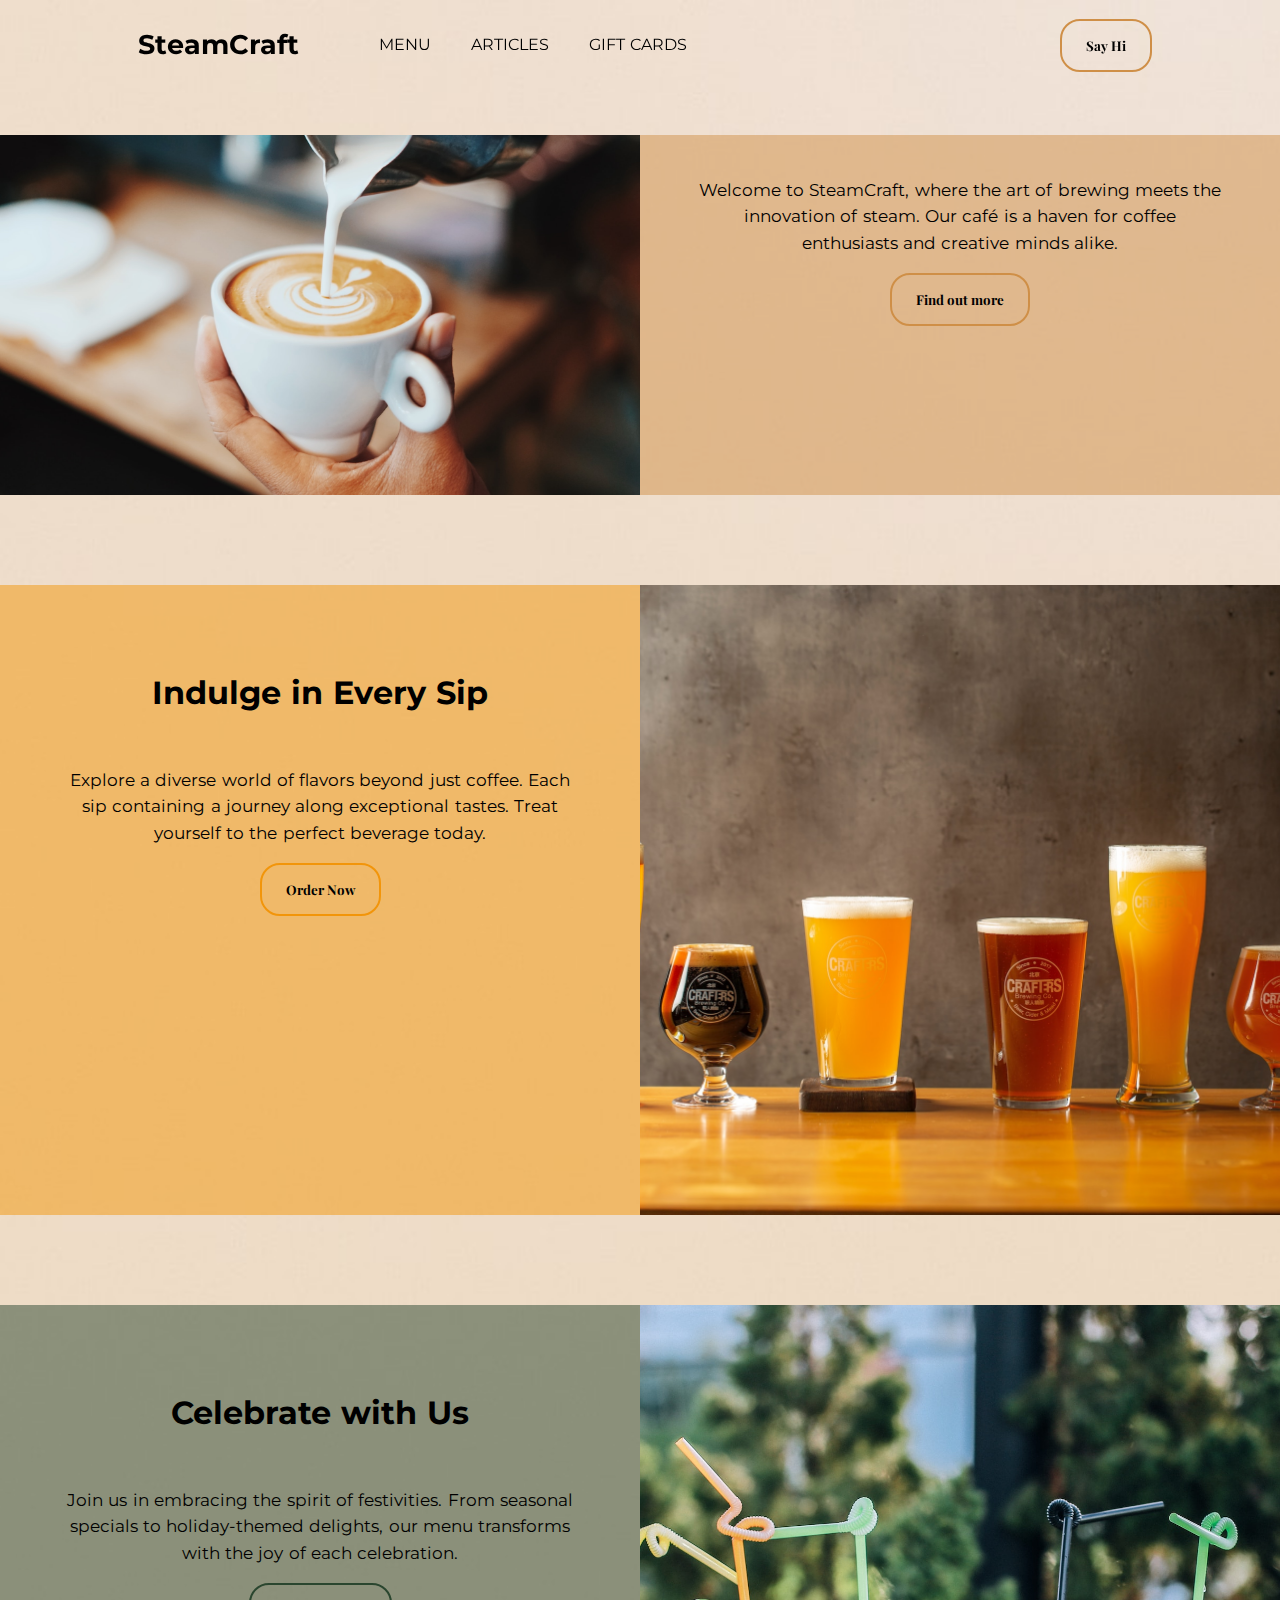
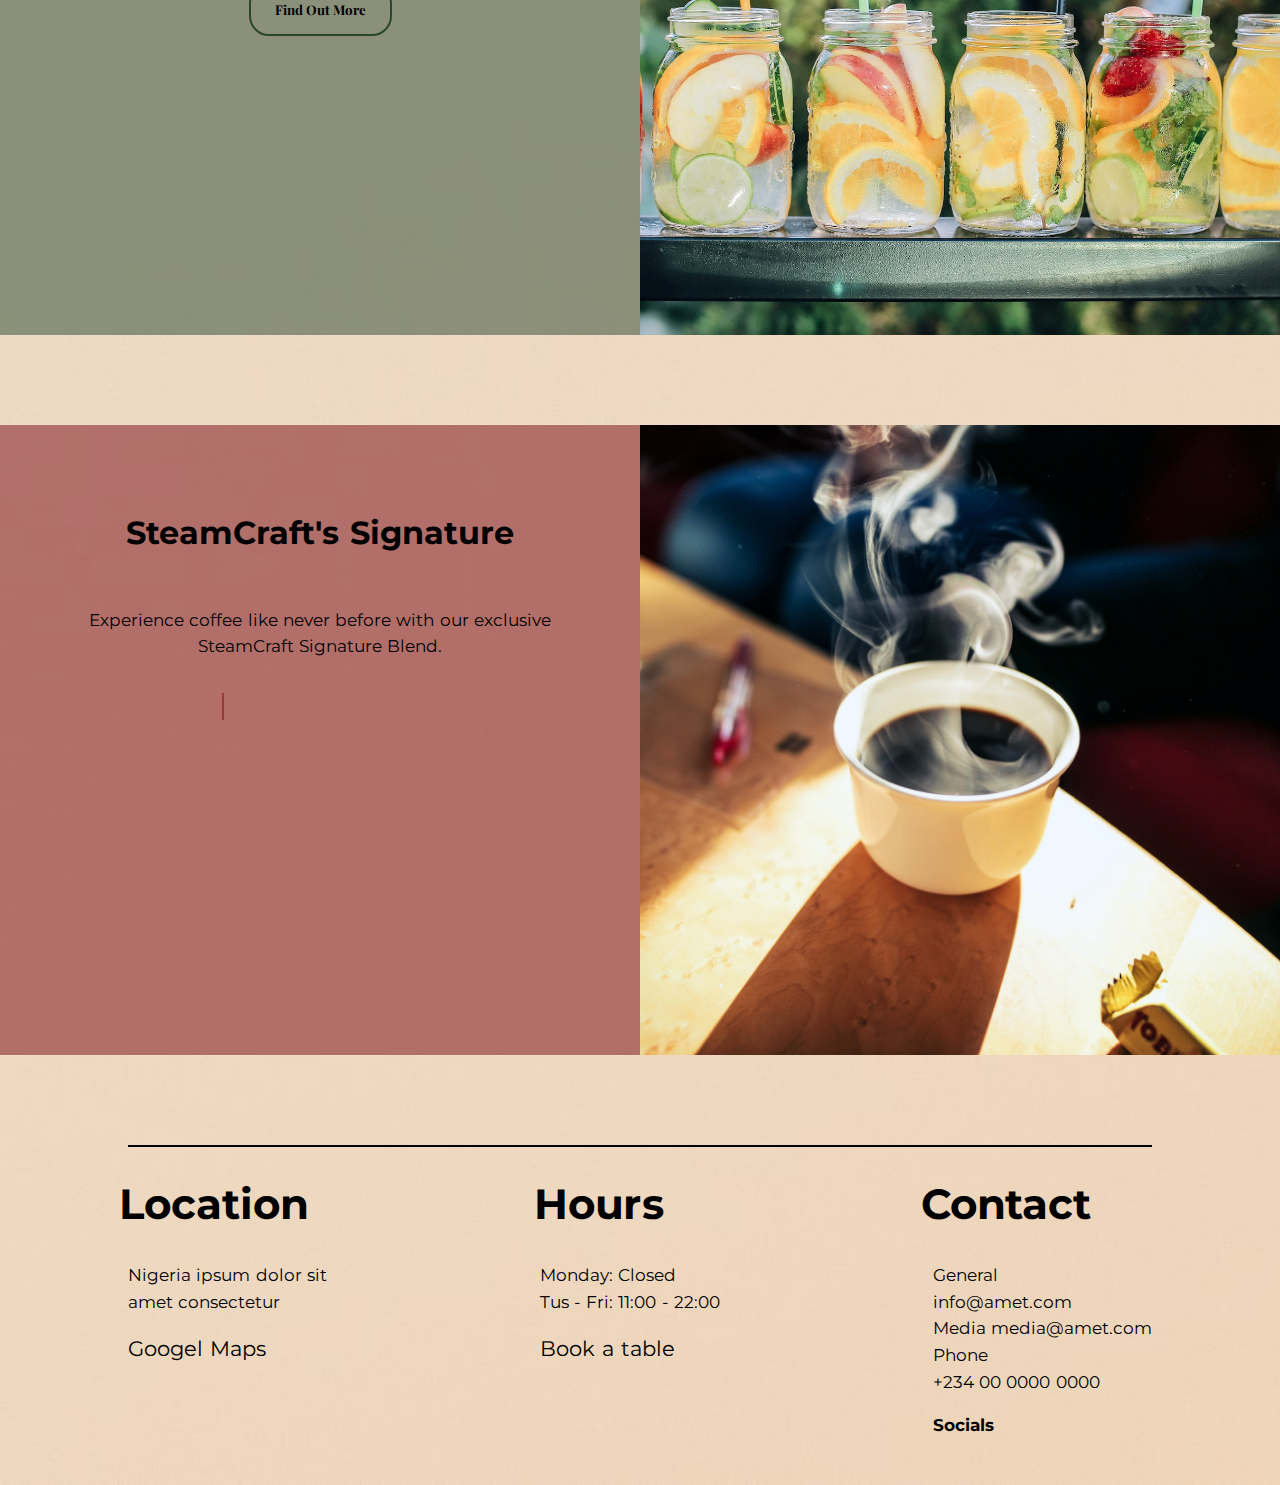
<file: index.html>
<!DOCTYPE html>
<html lang="en">
  <head>
    <meta charset="UTF-8" />
    <meta name="viewport" content="width=device-width, initial-scale=1.0" />
    <title>SteamCraft</title>
    <link rel="stylesheet" href="style1.css" />

    <link
      href="https://fonts.googleapis.com/css?family=Montserrat"
      rel="stylesheet"
      type="text/css"
    />
    <link
      rel="stylesheet"
      href="https://cdnjs.cloudflare.com/ajax/libs/font-awesome/6.5.1/css/all.min.css"
      integrity="sha512-DTOQO9RWCH3ppGqcWaEA1BIZOC6xxalwEsw9c2QQeAIftl+Vegovlnee1c9QX4TctnWMn13TZye+giMm8e2LwA=="
      crossorigin="anonymous"
      referrerpolicy="no-referrer"
    />
    <link
      href="https://fonts.googleapis.com/css?family=Playfair Display"
      rel="stylesheet"
      type="text/css"
    />
  </head>
  <body>
    <header>
      <nav class="navigation">
        <div class="nav-content">
          <div class="leftnav">
            <a style="font-size: 1.7rem" href="index.html"
              ><strong>SteamCraft</strong></a
            >
            <div class="nav-links">
              <a href="menu.html">MENU</a>
              <a href="articles.html">ARTICLES</a>
              <a href="gift.html">GIFT CARDS</a>
            </div>
          </div>
          <button class="nav-btn">Say Hi</button>
          <i class="fa-solid fa-bars toggle-btn"></i>
          <div class="dropdown-menu">
            <a href="menu.html">MENU</a>
            <a href="articles.html">ARTICLES</a>
            <a href="gift.html">GIFT CARDS</a>
          </div>
        </div>
      </nav>
    </header>
    <div class="greeting-pop"></div>
    <main>
      <section class="section1 show-animate">
        <div class="sec1-left">
          <img
            width="100%"
            height="100%"
            style="
              object-fit: cover;
              background-image: url(images/coffe-heart.jpg);
              backdrop-filter: blur(15px);
              background-repeat: no-repeat;
              background-size: cover;
            "
            src="images/coffee-heart-main.jpg"
            alt=""
          />
        </div>
        <div class="sec1-right">
          <p>
            Welcome to SteamCraft, where the art of brewing meets the innovation
            of steam. Our café is a haven for coffee enthusiasts and creative
            minds alike.
          </p>
          <button class="sec1-btn">Find out more</button>
          <div class="sec1-popup">
            <div class="popL">
              <img
                width="100%"
                height="100%"
                style="
                  object-fit: cover;
                  background-image: url(images/cofee-inspire-cmp.jpg);
                  backdrop-filter: blur(15px);
                  background-repeat: no-repeat;
                  background-size: cover;
                "
                src="images/cofee-inspire.jpg"
                alt=""
              />
            </div>
            <div class="popR">
              <i class="fa-solid fa-x close-btn"></i>
              <p>
                Inspired by the industrial revolution's spirit, SteamCraft is
                not just a place to sip on exceptional coffee but also a hub for
                collaboration and inspiration. <br />
                <span class="popRextra"
                  >Enveloped in the aroma of ambition, SteamCraft transcends the
                  ordinary. It's more than a coffee haven; it's a sanctuary for
                  dreamers and creators.</span
                >
                <!-- 
                  
                   Immerse yourself in the energy of creativity, where each sip fuels not just the body but the imagination. -->
              </p>
            </div>
          </div>
        </div>
      </section>
      <section class="section2 show-animate">
        <div class="omar sec2-left">
          <h3>Indulge in Every Sip</h3>
          <p>
            Explore a diverse world of flavors beyond just coffee. Each sip
            containing a journey along exceptional tastes. Treat yourself to the
            perfect beverage today.
          </p>

          <button class="sec2-btn">Order Now</button>
        </div>
        <div class="sec2-right">
          <img
            width="100%"
            height="100%"
            style="
              object-fit: cover;
              background-image: url(images/bev-lin-cmp.jpg);
              backdrop-filter: blur(15px);
              background-repeat: no-repeat;
              background-size: cover;
            "
            src="images/bev-lineup-main.jpg"
            alt=""
          />
        </div>
      </section>
      <section class="section3 show-animate">
        <div class="omar sec3-left">
          <h3>Celebrate with Us</h3>
          <p>
            Join us in embracing the spirit of festivities. From seasonal
            specials to holiday-themed delights, our menu transforms with the
            joy of each celebration.
          </p>
          <!-- Whether it's a cozy winter warm-up or a refreshing summer treat, we have something special for every occasion. Indulge in the festive spirit with our handcrafted beverages and make every moment memorable. -->
          <button class="sec3-btn">Find Out More</button>
        </div>
        <div class="sec3-right">
          <img
            width="100%"
            height="100%"
            style="
              object-fit: cover;
              background-image: url(images/festive-drinks-cmp.jpg);
              backdrop-filter: blur(15px);
              background-repeat: no-repeat;
              background-size: cover;
            "
            src="images/festive-drinks.jpg"
            alt=""
          />
        </div>
      </section>
      <section class="section4 show-animate">
        <div class="sec4-left">
          <h3>SteamCraft's Signature</h3>
          <p>
            Experience coffee like never before with our exclusive SteamCraft
            Signature Blend.
          </p>
          <p class="contents"></p>
        </div>
        <div class="sec4-right">
          <img
            class="s4-image"
            width="100%"
            height="100%"
            style="
              object-fit: cover;
              background-image: url(images/steam-cofee-cmp.jpg);
              backdrop-filter: blur(15px);
              background-repeat: no-repeat;
              background-size: cover;
            "
            src="images/steam-cofee.jpg"
            alt=""
          />
        </div>
      </section>
      <section class="section5">
        <div class="s5-content same">
          <div class="sub">
            <h3>Location</h3>
            <p>
              Nigeria ipsum dolor sit <br />
              amet consectetur
            </p>
            <a href="">Googel Maps</a>
          </div>
          <div class="sub">
            <h3>Hours</h3>
            <p>
              Monday: Closed <br />
              Tus - Fri: 11:00 - 22:00
            </p>
            <a href="">Book a table</a>
          </div>
          <div class="sub">
            <h3>Contact</h3>
            <p>
              General<br />
              info@amet.com <br />
              Media media@amet.com <br />
              Phone <br />
              +234 00 0000 0000 <br />
            </p>
            <p><strong>Socials</strong></p>
            <i class="fa-brands fa-instagram"></i>
            <i class="fa-brands fa-x-twitter"></i>
          </div>
        </div>
      </section>
    </main>
    <script>
      const toggleBtn = document.querySelector(".toggle-btn");
      const dropdownMenu = document.querySelector(".dropdown-menu");

      toggleBtn.addEventListener("click", function () {
        dropdownMenu.classList.toggle("open");
      });

      const greetingsArray = [
        "Hello",
        "Bonjour",
        "Hola",
        "Ciao",
        "Konnichiwa",
        "Guten Tag",
        "Namaste",
        "Salam",
        "Annyeonghaseyo",
        "Sawubona",
      ];
      const greetingEmojisArray = ["👋", "🌞", "🤝", "🙏", "😊"];
      const greetingBtn = document.querySelector(".nav-btn");
      const greetinPop = document.querySelector(".greeting-pop");

      greetingBtn.addEventListener("click", function () {
        let randomIndex1 = Math.floor(Math.random() * 10);
        let randomIndex2 = Math.floor(Math.random() * 5);
        greetinPop.innerHTML = `
          <p class = "pad1"> ${greetingEmojisArray[randomIndex2]} </p>
          <p class = "pad2"> ${greetingsArray[randomIndex1]} </p>
        `;
        greetinPop.style.display = "flex";
        setTimeout(function () {
          greetinPop.style.display = "none";
        }, 1000);
      });

      const section1Btn = document.querySelector(".sec1-btn");
      const section1popUp = document.querySelector(".sec1-popup");
      const section1close = document.querySelector(".close-btn");

      section1Btn.addEventListener("click", function () {
        section1popUp.classList.add("switch-on");
      });

      section1close.addEventListener("click", function () {
        section1popUp.classList.remove("switch-on");
      });

      document
        .querySelector(".sec2-btn")
        .addEventListener("click", function () {
          window.location.href = "menu.html";
        });

      document
        .querySelector(".sec3-btn")
        .addEventListener("click", function () {
          window.location.href = "gift.html";
        });
    </script>
  </body>
</html>
</file>
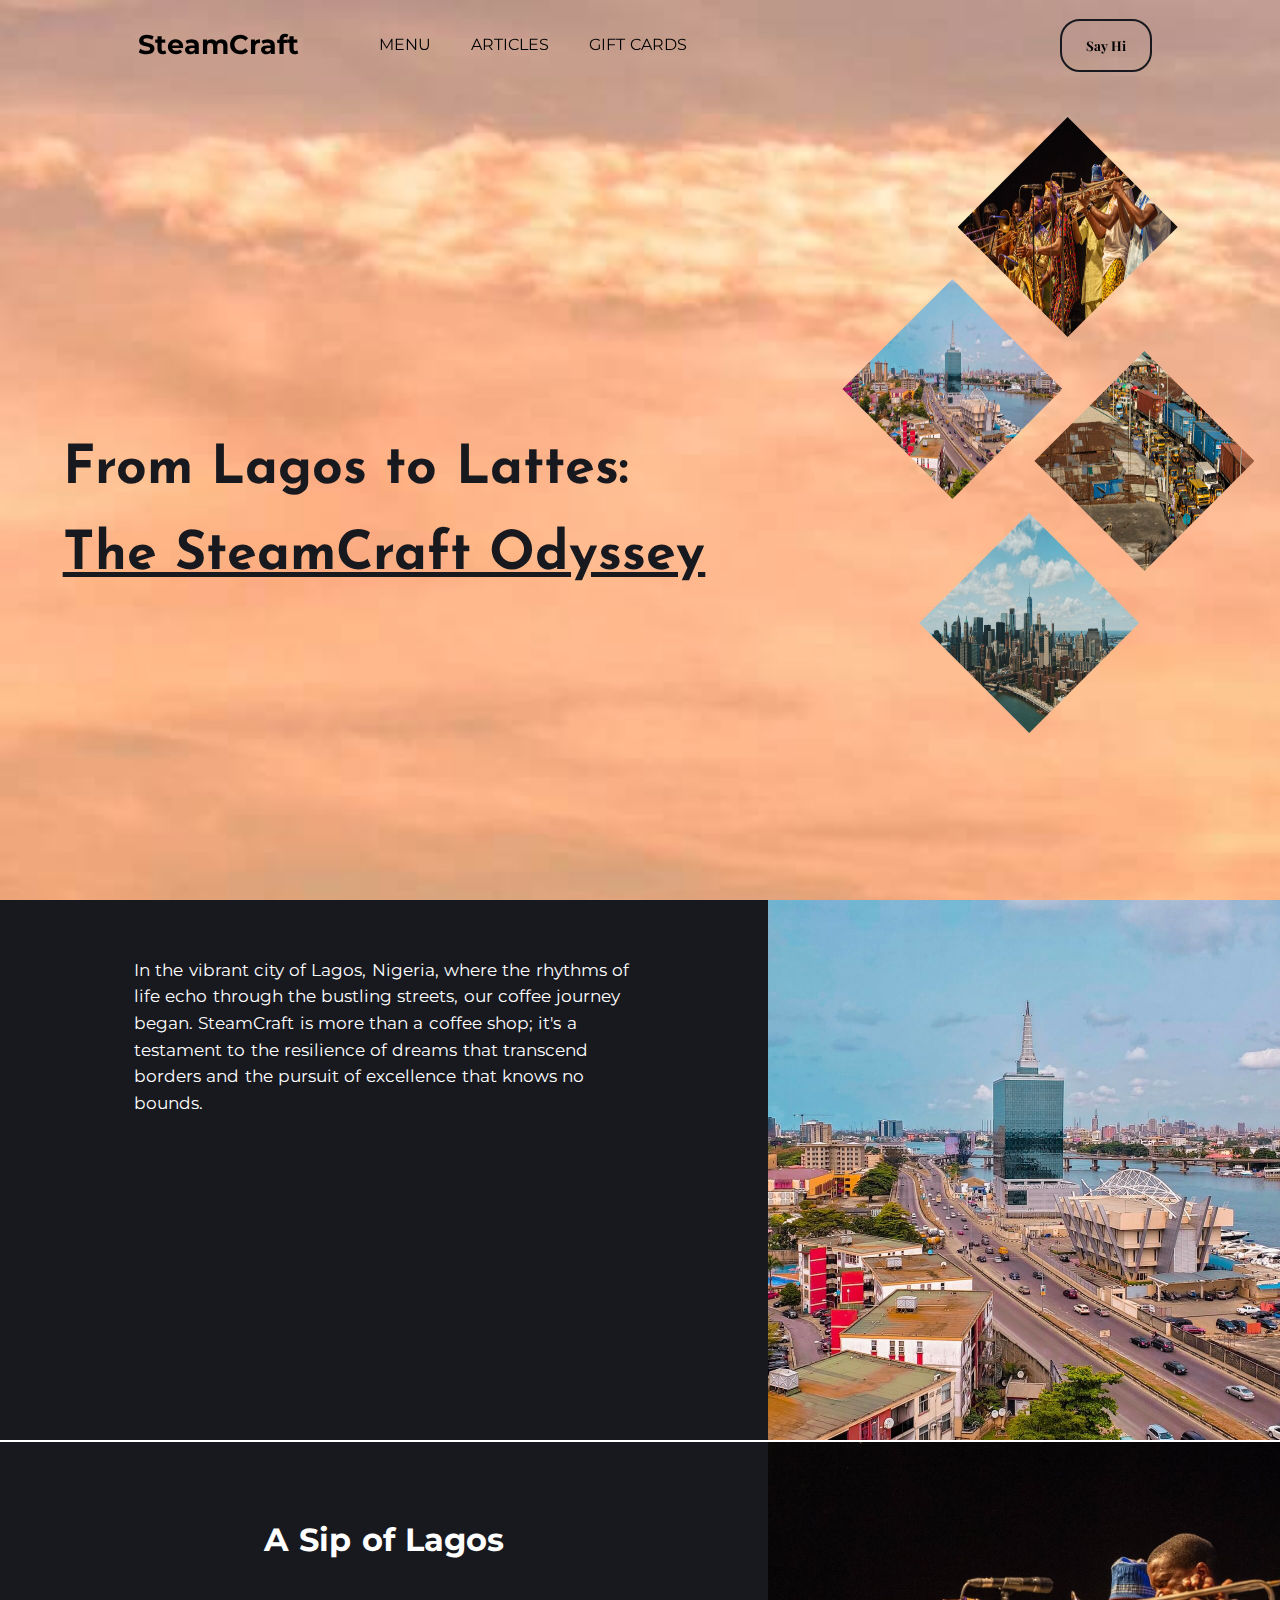
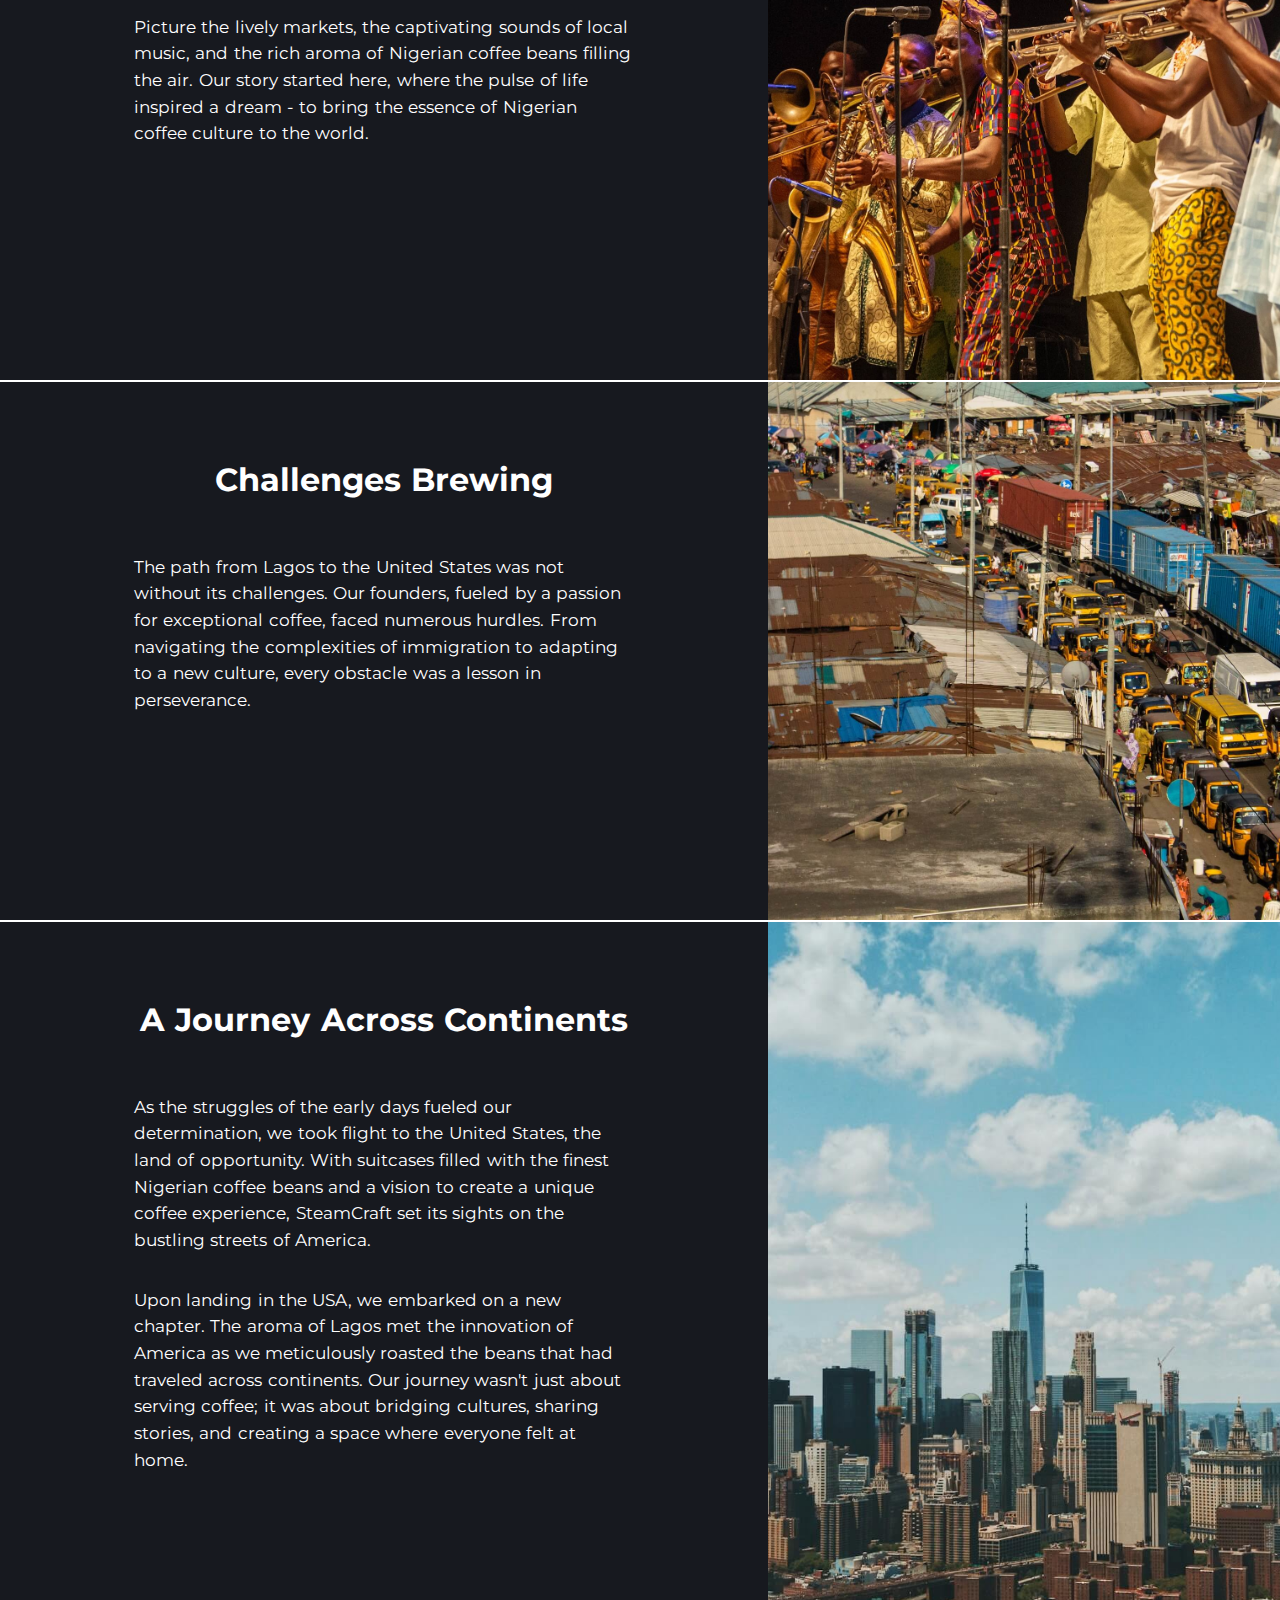
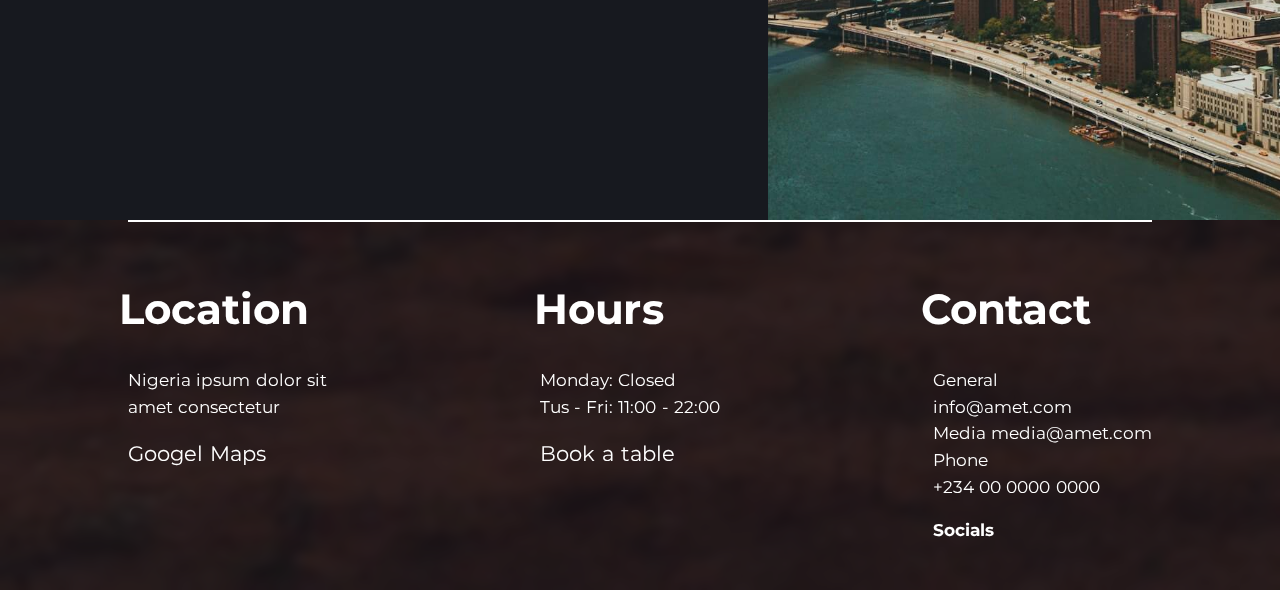
<file: articles.html>
<!DOCTYPE html>
<html lang="en">
  <head>
    <meta charset="UTF-8" />
    <meta name="viewport" content="width=device-width, initial-scale=1.0" />
    <title>SC | Articles</title>
    <link rel="stylesheet" href="articles.css" />

    <link
      href="https://fonts.googleapis.com/css?family=Montserrat"
      rel="stylesheet"
      type="text/css"
    />
    <link
      rel="stylesheet"
      href="https://cdnjs.cloudflare.com/ajax/libs/font-awesome/6.5.1/css/all.min.css"
      integrity="sha512-DTOQO9RWCH3ppGqcWaEA1BIZOC6xxalwEsw9c2QQeAIftl+Vegovlnee1c9QX4TctnWMn13TZye+giMm8e2LwA=="
      crossorigin="anonymous"
      referrerpolicy="no-referrer"
    />
    <link
      href="https://fonts.googleapis.com/css?family=Playfair Display"
      rel="stylesheet"
      type="text/css"
    />
    <link
      href="https://fonts.googleapis.com/css?family=Josefin Sans"
      rel="stylesheet"
      type="text/css"
    />
  </head>
  <body>
    <header>
      <nav class="navigation">
        <div class="nav-content">
          <div class="leftnav">
            <a style="font-size: 1.7rem" href="index.html"
              ><strong>SteamCraft</strong></a
            >
            <div class="nav-links">
              <a href="menu.html">MENU</a>
              <a href="articles.html">ARTICLES</a>
              <a href="gift.html">GIFT CARDS</a>
            </div>
          </div>
          <button class="nav-btn">Say Hi</button>
          <i class="fa-solid fa-bars toggle-btn"></i>
          <div class="dropdown-menu">
            <a href="menu.html">MENU</a>
            <a href="articles.html">ARTICLES</a>
            <a href="gift.html">GIFT CARDS</a>
            <button class="dropdown-btn"></button>
          </div>
        </div>
      </nav>
    </header>
    <div class="greeting-pop"></div>
    <main>
      <section class="section1">
        <h1>
          From Lagos to Lattes: <br />
          <span class="hero">The SteamCraft Odyssey</span>
        </h1>
        <div class="hR hero-right1">
          <img width="100%" height="100%" src="images/lagos-1.jpg" alt="" />
        </div>
        <div class="hR hero-right2">
          <img width="100%" height="100%" src="images/sip-lagos-1.jpg" alt="" />
        </div>
        <div class="hR hero-right3">
          <img
            width="100%"
            height="100%"
            src="images/lagos-struggle-1.jpg"
            alt=""
          />
        </div>
        <div class="hR hero-right4">
          <img width="100%" height="100%" src="images/newyork-1.jpg" alt="" />
        </div>
      </section>
      <section class="section2 Ms Ms1">
        <div class="sec2-left imag-c">
          <p>
            In the vibrant city of Lagos, Nigeria, where the rhythms of life
            echo through the bustling streets, our coffee journey began.
            SteamCraft is more than a coffee shop; it's a testament to the
            resilience of dreams that transcend borders and the pursuit of
            excellence that knows no bounds.
          </p>
        </div>
        <div class="sec2-right imag">
          <img width="100%" height="100%" src="images/lagos-1.jpg" alt="" />
        </div>
      </section>
      <section class="section3 Ms Ms2">
        <div class="sec3-left imag-c">
          <h3>A Sip of Lagos</h3>
          <p>
            Picture the lively markets, the captivating sounds of local music,
            and the rich aroma of Nigerian coffee beans filling the air. Our
            story started here, where the pulse of life inspired a dream - to
            bring the essence of Nigerian coffee culture to the world.
          </p>
        </div>
        <div class="sec3-right imag">
          <img width="100%" height="100%" src="images/sip-lagos-1.jpg" alt="" />
        </div>
      </section>
      <section class="section4 Ms Ms3">
        <div class="sec4-left imag-c">
          <h3>Challenges Brewing</h3>
          <p>
            The path from Lagos to the United States was not without its
            challenges. Our founders, fueled by a passion for exceptional
            coffee, faced numerous hurdles. From navigating the complexities of
            immigration to adapting to a new culture, every obstacle was a
            lesson in perseverance.
          </p>
        </div>
        <div class="sec4-right imag">
          <img
            width="100%"
            height="100%"
            src="images/lagos-struggle-1.jpg"
            alt=""
          />
        </div>
      </section>
      <section class="section5 Ms Ms4">
        <div class="sec5-left imag-c">
          <h3>A Journey Across Continents</h3>
          <p>
            As the struggles of the early days fueled our determination, we took
            flight to the United States, the land of opportunity. With suitcases
            filled with the finest Nigerian coffee beans and a vision to create
            a unique coffee experience, SteamCraft set its sights on the
            bustling streets of America.
          </p>
          <p>
            Upon landing in the USA, we embarked on a new chapter. The aroma of
            Lagos met the innovation of America as we meticulously roasted the
            beans that had traveled across continents. Our journey wasn't just
            about serving coffee; it was about bridging cultures, sharing
            stories, and creating a space where everyone felt at home.
          </p>
        </div>
        <div class="sec5-right imag">
          <img width="100%" height="100%" src="images/newyork-1.jpg" alt="" />
        </div>
      </section>
      <section class="section6">
        <div class="s6-content same">
          <div class="sub">
            <h3>Location</h3>
            <p>
              Nigeria ipsum dolor sit <br />
              amet consectetur
            </p>
            <a href="">Googel Maps</a>
          </div>
          <div class="sub">
            <h3>Hours</h3>
            <p>
              Monday: Closed <br />
              Tus - Fri: 11:00 - 22:00
            </p>
            <a href="">Book a table</a>
          </div>
          <div class="sub">
            <h3>Contact</h3>
            <p>
              General<br />
              info@amet.com <br />
              Media media@amet.com <br />
              Phone <br />
              +234 00 0000 0000 <br />
            </p>
            <p><strong>Socials</strong></p>
            <i class="fa-brands fa-instagram"></i>
            <i class="fa-brands fa-x-twitter"></i>
          </div>
        </div>
      </section>
    </main>
    <script>
      const toggleBtn = document.querySelector(".toggle-btn");
      const dropdownMenu = document.querySelector(".dropdown-menu");

      toggleBtn.addEventListener("click", function () {
        dropdownMenu.classList.toggle("open");
      });

      const greetingsArray = [
        "Hello",
        "Bonjour",
        "Hola",
        "Ciao",
        "Konnichiwa",
        "Guten Tag",
        "Namaste",
        "Salam",
        "Annyeonghaseyo",
        "Sawubona",
      ];
      const greetingEmojisArray = ["👋", "🌞", "🤝", "🙏", "😊"];
      const greetingBtn = document.querySelector(".nav-btn");
      const greetinPop = document.querySelector(".greeting-pop");

      greetingBtn.addEventListener("click", function () {
        let randomIndex1 = Math.floor(Math.random() * 10);
        let randomIndex2 = Math.floor(Math.random() * 5);
        greetinPop.innerHTML = `
          <p class = "pad1"> ${greetingEmojisArray[randomIndex2]} </p>
          <p class = "pad2"> ${greetingsArray[randomIndex1]} </p>
        `;
        greetinPop.style.display = "flex";
        setTimeout(function () {
          greetinPop.style.display = "none";
        }, 1000);
      });
    </script>
  </body>
</html>
</file>
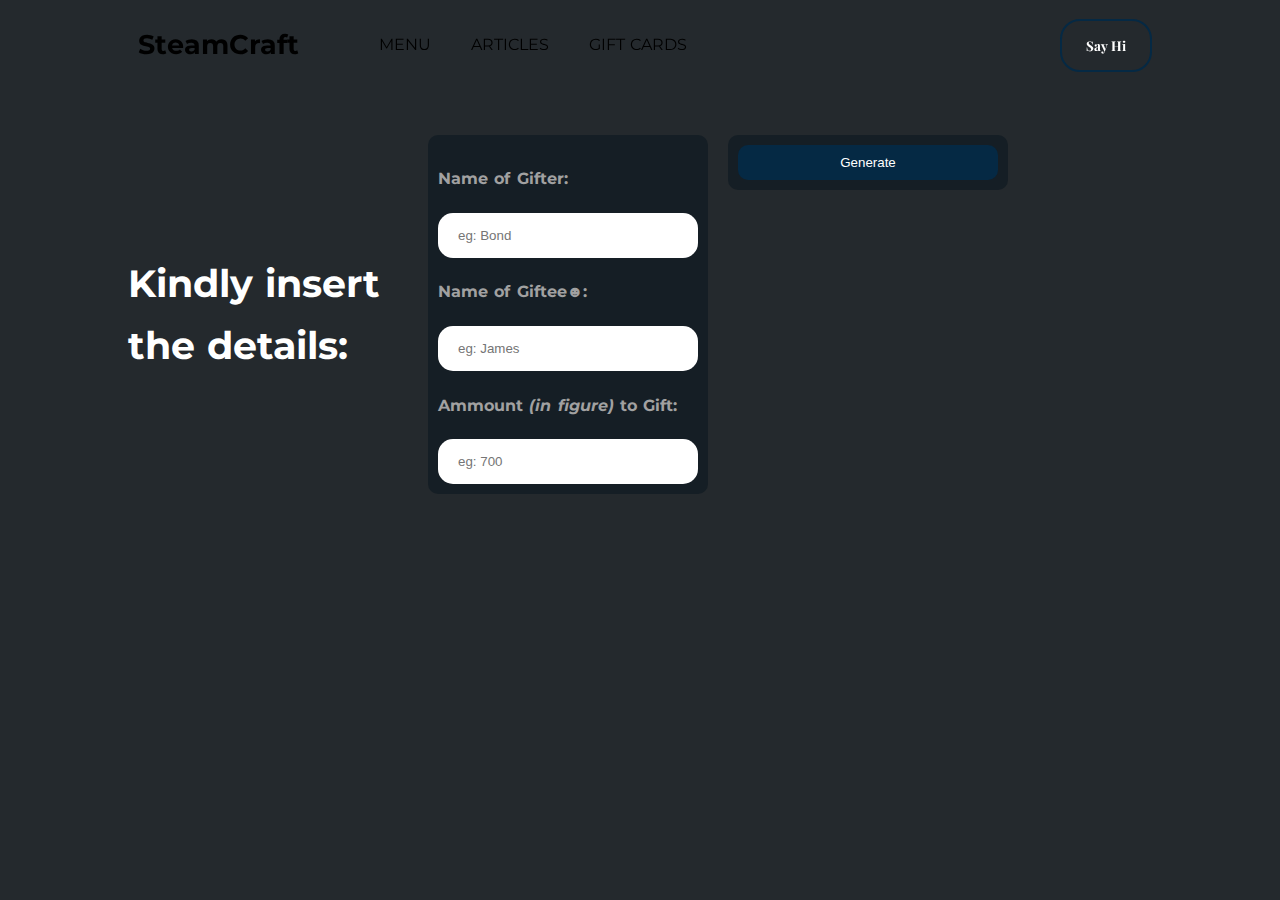
<file: gift.html>
<!DOCTYPE html>
<html lang="en">
  <head>
    <meta charset="UTF-8" />
    <meta name="viewport" content="width=device-width, initial-scale=1.0" />
    <title>SC | Gifts</title>
    <link rel="stylesheet" href="gift.css" />

    <link
      href="https://fonts.googleapis.com/css?family=Montserrat"
      rel="stylesheet"
      type="text/css"
    />
    <link
      rel="stylesheet"
      href="https://cdnjs.cloudflare.com/ajax/libs/font-awesome/6.5.1/css/all.min.css"
      integrity="sha512-DTOQO9RWCH3ppGqcWaEA1BIZOC6xxalwEsw9c2QQeAIftl+Vegovlnee1c9QX4TctnWMn13TZye+giMm8e2LwA=="
      crossorigin="anonymous"
      referrerpolicy="no-referrer"
    />
    <link
      href="https://fonts.googleapis.com/css?family=Playfair Display"
      rel="stylesheet"
      type="text/css"
    />
  </head>
  <body>
    <header>
      <nav class="navigation">
        <div class="nav-content">
          <div class="leftnav">
            <a style="font-size: 1.7rem" href="index.html"
              ><strong>SteamCraft</strong></a
            >
            <div class="nav-links">
              <a href="menu.html">MENU</a>
              <a href="articles.html">ARTICLES</a>
              <a href="gift.html">GIFT CARDS</a>
            </div>
          </div>
          <button class="nav-btn">Say Hi</button>
          <i class="fa-solid fa-bars toggle-btn"></i>
          <div class="dropdown-menu">
            <a href="menu.html">MENU</a>
            <a href="articles.html">ARTICLES</a>
            <a href="gift.html">GIFT CARDS</a>
          </div>
        </div>
      </nav>
    </header>
    <div class="greeting-pop"></div>
    <main>
      <section class="section1">
        <h2>Kindly insert the details:</h2>
        <div class="d-cont">
          <div class="gift left">
            <h4>Name of Gifter:</h4>
            <input class="gc-name" type="text" placeholder="eg: Bond" />
            <h4>Name of Giftee☻:</h4>
            <input class="gc-person" type="text" placeholder="eg: James" />
            <h4>Ammount <em>(in figure)</em> to Gift:</h4>
            <input class="gc-ammount" type="text" placeholder="eg: 700" />
          </div>
          <div class="gift right">
            <button class="show-btn">Generate</button>
            <div class="show-giftcard"></div>
          </div>
        </div>
      </section>
    </main>

    <script>
      const toggleBtn = document.querySelector(".toggle-btn");
      const dropdownMenu = document.querySelector(".dropdown-menu");

      toggleBtn.addEventListener("click", function () {
        dropdownMenu.classList.toggle("open");
      });

      const showBtn = document.querySelector(".show-btn");
      const showGc = document.querySelector(".show-giftcard");
      const showGc2 = document.querySelector(".popUp");
      const gcName = document.querySelector(".gc-name");
      const gcPers = document.querySelector(".gc-person");
      const gcammount = document.querySelector(".gc-ammount");

      showBtn.addEventListener("click", function () {
        showGc.innerHTML = `
          <p> Hi ${gcName.value}, you have sent a Gift Card worth N${gcammount.value} to ${gcPers.value}. <br /> <br />
            ${gcPers.value} will be alerted shortly, <br />
            Thank you ♥!</p>
        `;

        setTimeout(() => {
          showGc.innerHTML = "";
        }, 5000);
      });

      const greetingsArray = [
        "Hello",
        "Bonjour",
        "Hola",
        "Ciao",
        "Konnichiwa",
        "Guten Tag",
        "Namaste",
        "Salam",
        "Annyeonghaseyo",
        "Sawubona",
      ];
      const greetingEmojisArray = ["👋", "🌞", "🤝", "🙏", "😊"];
      const greetingBtn = document.querySelector(".nav-btn");
      const greetinPop = document.querySelector(".greeting-pop");

      greetingBtn.addEventListener("click", function () {
        let randomIndex1 = Math.floor(Math.random() * 10);
        let randomIndex2 = Math.floor(Math.random() * 5);
        greetinPop.innerHTML = `
          <p class = "pad1"> ${greetingEmojisArray[randomIndex2]} </p>
          <p class = "pad2"> ${greetingsArray[randomIndex1]} </p>
        `;
        greetinPop.style.display = "flex";
        setTimeout(function () {
          greetinPop.style.display = "none";
        }, 1000);
      });
    </script>
  </body>
</html>
</file>
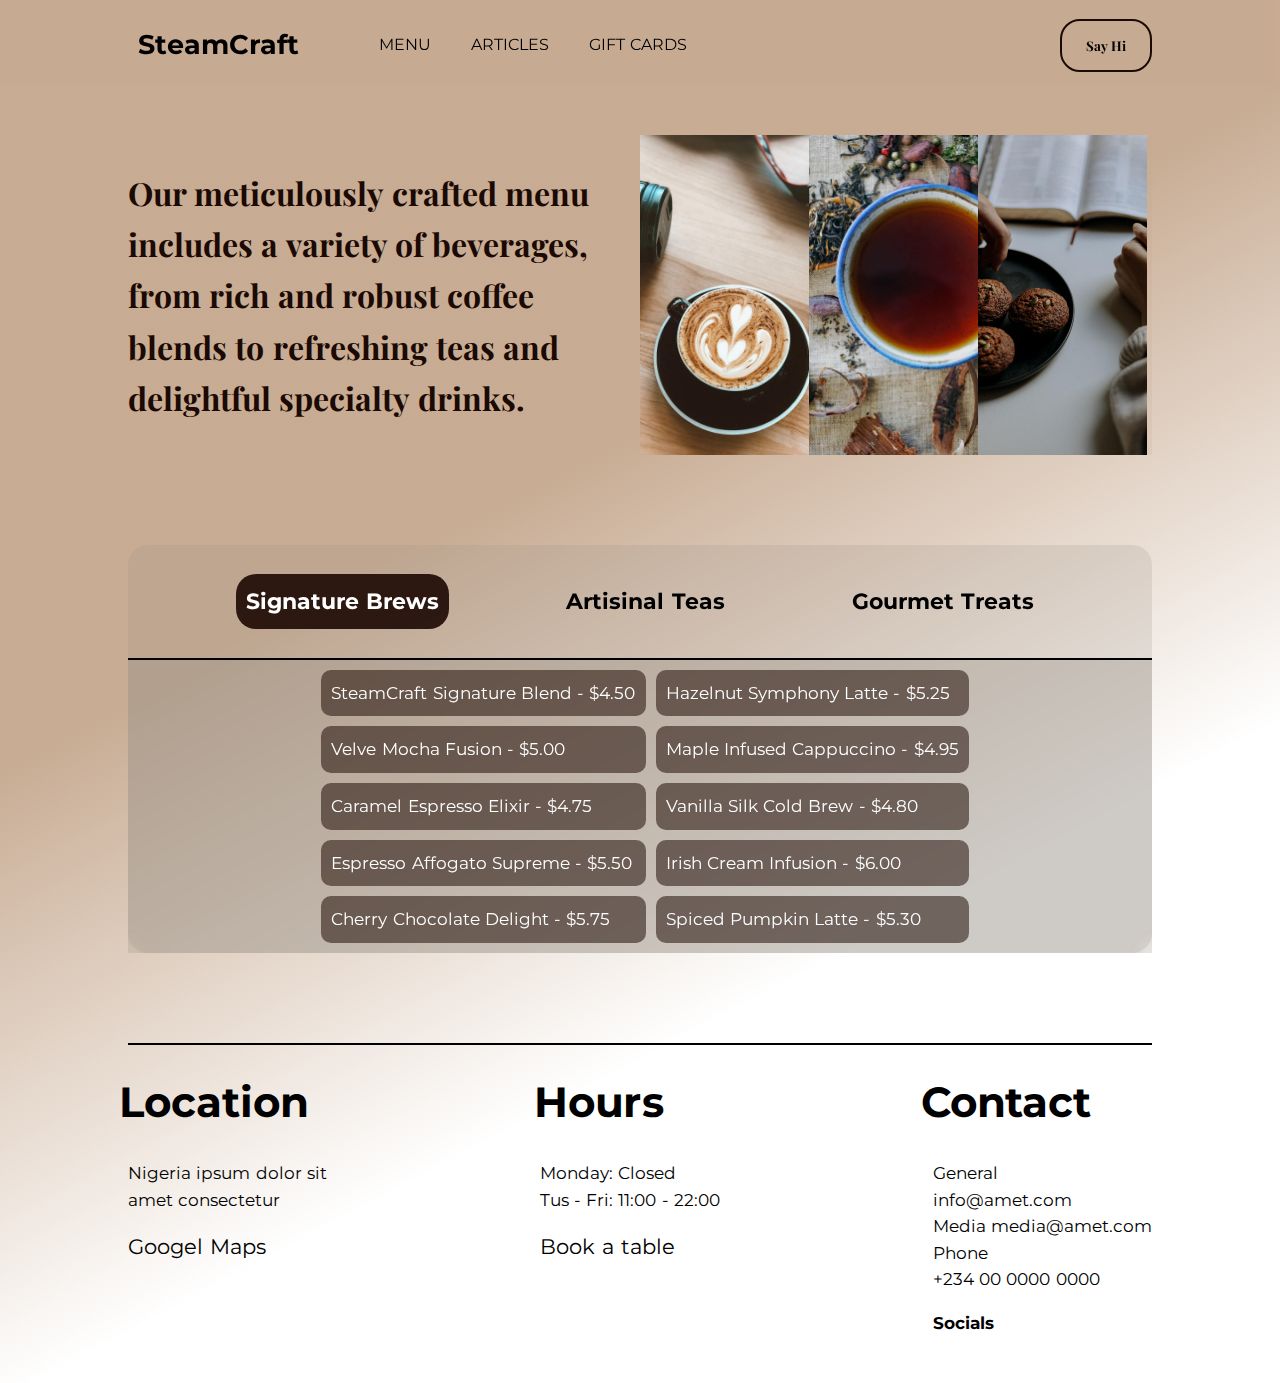
<file: menu.html>
<!DOCTYPE html>
<html lang="en">
  <head>
    <meta charset="UTF-8" />
    <meta name="viewport" content="width=device-width, initial-scale=1.0" />
    <title>SC | Menu</title>
    <link rel="stylesheet" href="menu.css" />

    <link
      href="https://fonts.googleapis.com/css?family=Montserrat"
      rel="stylesheet"
      type="text/css"
    />
    <link
      rel="stylesheet"
      href="https://cdnjs.cloudflare.com/ajax/libs/font-awesome/6.5.1/css/all.min.css"
      integrity="sha512-DTOQO9RWCH3ppGqcWaEA1BIZOC6xxalwEsw9c2QQeAIftl+Vegovlnee1c9QX4TctnWMn13TZye+giMm8e2LwA=="
      crossorigin="anonymous"
      referrerpolicy="no-referrer"
    />
    <link
      href="https://fonts.googleapis.com/css?family=Playfair Display"
      rel="stylesheet"
      type="text/css"
    />
  </head>
  <body>
    <header>
      <nav class="navigation">
        <div class="nav-content">
          <div class="leftnav">
            <a style="font-size: 1.7rem" href="index.html"
              ><strong>SteamCraft</strong></a
            >
            <div class="nav-links">
              <a href="menu.html">MENU</a>
              <a href="articles.html">ARTICLES</a>
              <a href="gift.html">GIFT CARDS</a>
            </div>
          </div>
          <button class="nav-btn">Say Hi</button>
          <i class="fa-solid fa-bars toggle-btn"></i>
          <div class="dropdown-menu">
            <a href="menu.html">MENU</a>
            <a href="articles.html">ARTICLES</a>
            <a href="gift.html">GIFT CARDS</a>
          </div>
        </div>
      </nav>
    </header>
    <div class="greeting-pop"></div>
    <main>
      <section class="section1">
        <h3>
          Our meticulously crafted menu includes a variety of beverages, from
          rich and robust coffee blends to refreshing teas and delightful
          specialty drinks.
        </h3>
        <div class="sec1-right">
          <img
            class="im1"
            width="100%"
            height="100%"
            src="images/sc-signature-1.jpg"
            alt=""
          />
          <img
            class="im2"
            width="100%"
            height="100%"
            src="images/artisinal-tea-1.jpg"
            alt=""
          />
          <img
            class="im3"
            width="100%"
            height="100%"
            src="images/gourmet-treats-1.jpg"
            alt=""
          />
        </div>
      </section>
      <secttion class="section2">
        <div class="sec2-container">
          <div class="sec2-top">
            <h4 class="SB active">Signature Brews</h4>
            <h4 class="AT">Artisinal Teas</h4>
            <h4 class="GT">Gourmet Treats</h4>
          </div>
          <div class="sec2-bottomback">
            <div class="sec2-bottomtext">
              <div class="siganture-brews b show">
                <div>
                  <p>SteamCraft Signature Blend - $4.50</p>
                  <p>Velve Mocha Fusion - $5.00</p>
                  <p>Caramel Espresso Elixir - $4.75</p>
                  <p>Espresso Affogato Supreme - $5.50</p>
                  <p>Cherry Chocolate Delight - $5.75</p>
                </div>
                <div>
                  <p>Hazelnut Symphony Latte - $5.25</p>
                  <p>Maple Infused Cappuccino - $4.95</p>
                  <p>Vanilla Silk Cold Brew - $4.80</p>
                  <p>Irish Cream Infusion - $6.00</p>
                  <p>Spiced Pumpkin Latte - $5.30</p>
                </div>
              </div>
              <div class="artisinal-teas b">
                <div>
                  <p>Jasmine Blossom Green Tea - $3.75</p>
                  <p>Earl Grey Elegance - $4.00</p>
                  <p>Chai Spice Delight - $3.95</p>
                  <p>Matcha Zen Fusion - $4.50</p>
                  <p>Hibiscus Rose Delight - $4.25</p>
                </div>
                <div>
                  <p>Peppermint Dream White Tea - $3.90</p>
                  <p>Citrus Chamomile Serenity - $4.10</p>
                  <p>Blueberry Lavender Dream - $4.40</p>
                  <p>Golden Turmeric Elixir - $4.65</p>
                  <p>Passionfruit Mango Tango - $4.35</p>
                </div>
              </div>
              <div class="gourmet-treats b">
                <div>
                  <p>Decadent Chocolate Croissant - $3.50</p>
                  <p>Almond Raspberry Danish - $3.75</p>
                  <p>Lemon Blueberry Scone - $3.25</p>
                  <p>Matcha Red Bean Mochi - $3.85</p>
                  <p>Pecan Praline Blondie - $3.95</p>
                </div>
                <div>
                  <p>Pistachio Cardamom Macaron - $2.95</p>
                  <p>Salted Caramel Brownie - $4.00</p>
                  <p>Classic Tiramisu Slice - $4.50</p>
                  <p>Cranberry Orange Crumble Bar - $3.65</p>
                  <p>Maple Pecan Pie Square - $4.30</p>
                </div>
              </div>
            </div>
          </div>
        </div>
      </secttion>
      <section class="section3">
        <div class="s3-content same">
          <div class="sub">
            <h3>Location</h3>
            <p>
              Nigeria ipsum dolor sit <br />
              amet consectetur
            </p>
            <a href="">Googel Maps</a>
          </div>
          <div class="sub">
            <h3>Hours</h3>
            <p>
              Monday: Closed <br />
              Tus - Fri: 11:00 - 22:00
            </p>
            <a href="">Book a table</a>
          </div>
          <div class="sub">
            <h3>Contact</h3>
            <p>
              General<br />
              info@amet.com <br />
              Media media@amet.com <br />
              Phone <br />
              +234 00 0000 0000 <br />
            </p>
            <p><strong>Socials</strong></p>
            <i class="fa-brands fa-instagram"></i>
            <i class="fa-brands fa-x-twitter"></i>
          </div>
        </div>
      </section>
    </main>

    <script>
      const toggleBtn = document.querySelector(".toggle-btn");
      const dropdownMenu = document.querySelector(".dropdown-menu");

      toggleBtn.addEventListener("click", function () {
        dropdownMenu.classList.toggle("open");
      });

      // const s1Images = document.querySelectorAll('.im1')

      // s1Images.addEventListener('mouseover', function() {
      //   setTimeout(function() {

      //   }, 1000);
      // })

      const greetingsArray = [
        "Hello",
        "Bonjour",
        "Hola",
        "Ciao",
        "Konnichiwa",
        "Guten Tag",
        "Namaste",
        "Salam",
        "Annyeonghaseyo",
        "Sawubona",
      ];
      const greetingEmojisArray = ["👋", "🌞", "🤝", "🙏", "😊"];
      const greetingBtn = document.querySelector(".nav-btn");
      const greetinPop = document.querySelector(".greeting-pop");

      greetingBtn.addEventListener("click", function () {
        let randomIndex1 = Math.floor(Math.random() * 10);
        let randomIndex2 = Math.floor(Math.random() * 5);
        greetinPop.innerHTML = `
          <p class = "pad1"> ${greetingEmojisArray[randomIndex2]} </p>
          <p class = "pad2"> ${greetingsArray[randomIndex1]} </p>
        `;
        greetinPop.style.display = "flex";
        setTimeout(function () {
          greetinPop.style.display = "none";
        }, 1000);
      });

      const categories = document.querySelectorAll(".sec2-top h4");
      const sections = document.querySelectorAll(".sec2-bottomtext .b");

      categories.forEach((category, index) => {
        category.addEventListener("click", function () {
          categories.forEach((c) => c.classList.remove("active"));
          sections.forEach((s) => s.classList.remove("show"));

          category.classList.add("active");
          sections[index].classList.add("show");
        });
      });
    </script>
  </body>
</html>
</file>
<file: style1.css>
/*
420 | 720 | 1020 | 1620
*/

* {
  box-sizing: border-box;
}

body {
  margin: 0;
  padding: 0;
  line-height: 1.6;
  word-spacing: 1.3px;
  font-family: 'Montserrat', 'Playfair Display', sans-serif;
  max-width: 1920px;
  overflow-x: hidden;
  background-image: url(images/coffee-background.jpg);
  background-size: cover;
  background-repeat: no-repeat;
}

img {
  display: block;
}

a {
  text-decoration: none;
  color: black;
}

button {
  padding: 1rem 1.5rem;
  cursor: pointer;
}

h1 {
  font-size: clamp(2rem, 4vw, 3rem);
}

h2 {
  font-size: clamp(1.5rem, 3vw, 2.5rem);
}

h3 {
  font-size: clamp(1.25rem, 2.5vw, 2rem);
}

p {
  font-size: clamp(.89rem, 1.3vw, 1.5rem);
}


.navigation {
  background: transparent;
  position: fixed;
  width: 100%;
  z-index: 1;
  top: 0;
}

.nav-content {
  display: flex;
  justify-content: space-between;
  align-items: center;
  position: relative;
  height: 10vh;
  height: 10svh;
  margin: 0 10%;
}

.nav-content a {
  transition: all .3s;
  padding: 5px 10px;
  border-radius: 10px;
}

.nav-content a:hover {
  background-color: #24292D;
  color: white;
  transform: scale(1.1);
}

.nav-content .leftnav {
  display: flex;
  gap: 60px;
}

.nav-content .nav-links {
  display: flex;
  align-items: center;
  gap: 20px;
}



.nav-content .toggle-btn {
  display: none;
  cursor: pointer;
}

.nav-content .dropdown-menu {
  display: none;
}

.nav-content button {
  background-color: transparent;
  border: 2px solid hwb(32 28% 19%);
  border-radius: 20px;
  font-family: 'Playfair Display';
  font-weight: bold;
  transition: all .3s;
}

.nav-content button:hover {
  background-color: hwb(32 28% 19%);
  transform: scale(0.95);
}

.greeting-pop {
  display: none;
  justify-content: center;
  position: fixed;
  top: 40%;
  left: 40%;
  z-index: 20000;
  border: 5px solid #24292D;
  background-color: white;
  border-radius: 10px;
  padding: 10px 80px;
}

@media (max-width: 720px) {
  .nav-content .nav-links {
    display: none;
  }

  .nav-content .nav-btn {
    display: none;
  }

  .nav-content .toggle-btn {
    display: block;
  }

  .dropdown-menu a {
    color: white;
  }

  .dropdown-menu.open {
    position: absolute;
    top: 78px;
    width: 100%;
    background: #24292D;
    border-radius: 20px;
    opacity: 0.9;
    display: flex;
    flex-direction: column;
    justify-content: center;
    align-items: center;
    z-index: 1000;
  }
}

.section1 {
  display: flex;
  height: 40vh;
  height: 40svh;
  margin: 15vh 0 10vh 0;
  position: relative;
}

.sec1-left {
  width: 50%;
}

.sec1-right {
  display: flex;
  flex-direction: column;
  align-items: center;
  width: 50%;
  padding: 0 10px;
  padding-top: 25px;
  background-color: hwb(32 28% 19% / 0.5);
  font-family: 'Montserrat';
}

.sec1-right p {
  max-width: 85%;
  text-align: center;
}

.sec1-right button {
  background-color: transparent;
  border: 2px solid hwb(32 28% 19%);
  border-radius: 20px;
  font-family: 'Playfair Display';
  font-weight: bold;
  transition: all .3s;
}

.sec1-right button:hover {
  background-color: hwb(32 28% 19%);
  transform: scale(0.95);
}

.sec1-popup {
  display: none;
}

.sec1-popup.switch-on {
  display: flex;
  /* flex-direction: column;
  align-items: center; */
  width: 100%;
  height: 100%;

  position: absolute;
  top: 0;
  left: 0;
  z-index: 1000;
  animation: se1M .3s forwards;
}

@keyframes se1M {
  to {
    background: hwb(32 28% 19% / 0.3);
    backdrop-filter: blur(5px);
  }
}

.sec1-popup .popL {
  width: 50%;
  animation: se1L .5s;
}

.sec1-popup .popR {
  width: 50%;
  height: auto;
  animation: se1R .5s forwards;
  padding-left: 15px;
}

.sec1-popup .popR p {
  text-align: left;
}

.sec1-popup .popR .close-btn {
  position: absolute;
  top: 10px;
  right: 25%;
  font-size: 1.4rem;
  cursor: pointer;
}

@keyframes se1L {
  from {
    transform: translateX(-100%);
  }

  to {
    transform: translateX(0);
  }
}

@keyframes se1R {
  to {
    padding-top: 25px;
  }
}

@media (max-width: 420px) {
  .section1 .sec1-left {
    display: none;
  }

  .section1 .sec1-right {
    display: flex;
    flex-direction: column;
    align-items: center;
    width: 100%;
  }
}

@media (max-width: 720px) {
  .sec1-popup {
    overflow: hidden;
  }

  .sec1-popup .popRextra {
    display: none;
  }
}

.section2 {
  display: flex;
  max-width: 1920px;
  height: 70vh;
  height: 70svh;
  margin-top: 10vh;
}

.sec2-left {
  display: flex;
  flex-direction: column;
  align-items: center;
  width: 50%;
  padding: 0 10px;
  padding-top: 50px;
  background: hwb(36 4% 5% / 0.5);
}

.sec2-left p {
  max-width: 85%;
  text-align: center;
}

.sec2-left button {
  background-color: transparent;
  border: 2px solid hwb(36 4% 5%);
  border-radius: 20px;
  font-family: 'Playfair Display';
  font-weight: bold;
  transition: all .3s;
}

.sec2-left button:hover {
  background-color:hwb(36 4% 5%);
  transform: scale(0.95);
}

.sec2-right {
  width: 50%;
}

@media (max-width: 420px) {
  .section2 .sec2-left {
    display: flex;
    flex-direction: column;
    align-items: center;
    width: 100%;
  }

  .section2 .sec2-right {
    display: none;
  }

}

.section3 {
  display: flex;
  max-width: 1920px;
  height: 70vh;
  height: 70svh;
  margin-top: 10vh;
}

.sec3-left {
  display: flex;
  flex-direction: column;
  align-items: center;
  width: 50%;
  padding: 0 10px;
  padding-top: 50px;
  background: hsla(131, 25%, 22%, 0.5);
}

.sec3-left p {
  max-width: 85%;
  text-align: center;
}

.sec3-left button {
  background-color: transparent;
  border: 2px solid hsla(131, 25%, 22%);
  border-radius: 20px;
  font-family: 'Playfair Display';
  font-weight: bold;
  transition: all .3s;
}

.sec3-left button:hover {
  background-color:hsla(131, 25%, 22%);
  transform: scale(0.95);
}

.sec3-right {
  width: 50%;
}

@media (max-width: 420px) {
  .section3 .sec3-left {
    display: flex;
    flex-direction: column;
    align-items: center;
    width: 100%;
  }

  .section3 .sec3-right {
    display: none;
  }

}

.section4 {
  display: flex;
  max-width: 1920px;
  height: 70vh;
  height: 70svh;
  margin-top: 10vh;
  margin-bottom: 10vh;
}

.sec4-left {
  display: flex;
  flex-direction: column;
  align-items: center;
  width: 50%;
  padding: 0 10px;
  padding-top: 50px;
  background-color: hsla(353, 92%, 24%, 0.5);
}

.sec4-left p {
  max-width: 85%;
  text-align: center;
}


/* .sec4-left button {
  background-color: transparent;
  border: 2px solid hsla(353, 92%, 24%);
  border-radius: 20px;
  font-family: 'Playfair Display';
  font-weight: bold;
  transition: all .3s;
}

.sec4-left button:hover {
  background-color:hsla(353, 92%, 24%);
  transform: scale(0.95);
} */

.sec4-left .contents {
  position: relative;
  width: fit-content;
  transition: background-color .3s;
}

.sec4-left .contents::before {
  content: "Essence of SteamCraft";
  color: black;
  animation: words 30s infinite;
}

.sec4-left .contents::after {
  content: "";
  position: absolute;
  width: calc(100% + 8px);
  height: 100%;
  background-color: #B26E69;
  border-left: 2px solid hsla(353, 92%, 24%, 0.5);
  right: -8px;
  animation: cursor .8s infinite, typing 30s steps(24) infinite;
}

@keyframes cursor {
  to{
     border-left: 2px solid hsla(353, 92%, 24%);
  }
}

@keyframes words {
  0%,20%{
      content: "Brewmaster's Symphony";
  }
  21%,40%{
      content: "Elevated Elixirs";
  }
  41%,60%{
      content: "SteamCrafted Indulgence";
  }
  61%,80%{
      content: "Transcends the ordinary";
  }
  81%,100%{
      content: "Immerse yourself in Inspiration";
  }
}

@keyframes typing {
  10%,15%,30%,35%,50%,55%,70%,75%,90%,95%{
      width: 0;
  }
  5%,20%,25%,40%,45%,60%,65%,80%,85%{
      width: calc(100% + 8px);
  }
}

.sec4-right {
  width: 50%;
}

@media (max-width: 420px) {
  .section4 .sec4-left {
    display: flex;
    flex-direction: column;
    align-items: center;
    width: 100%;
  }

  .section4 .sec4-right {
    display: none;
  }

}

.section5 {
  z-index: 299;
  position: relative;
  /**/

}

/* .same {

} */

.s5-content {
  margin: 0 10%;
  border-top: 2px solid black;
  height: auto;
  display: flex;
  justify-content: space-between;
  flex-wrap: wrap;
  padding-bottom: 30px;
}

.s5-content h3 {
  padding-left: 16px;
  transform: scale(1.3);
}

.s5-content i {
  font-size: 2rem;
}

.s5-content .fa-instagram:hover {
  transform: scale(1.2);
  color: #cd486b  ;
}

.s5-content .fa-x-twitter:hover {
  transform: scale(1.2);
}

.s5-content a {
  font-size: 1.3rem;
  position: relative;
}

.s5-content a::after {
  content: '';
  position: absolute;
  width: 100%;
  transform: scaleX(0);
  height: 2px;
  bottom: 0;
  left: 0;
  background-color: #24292D;
  transform-origin: bottom right;
  transition: transform 0.25s ease-out;
}

.s5-content a:hover::after{
  transform: scaleX(1);
  transform-origin: bottom left;
}

.s5-content .sub1 {
  padding-top: 70px;
  transform: scale(1.7);
  color: #24292D;
}
</file>
<file: articles.css>
/*
420 | 720 | 1020 | 1620
*/

* {
  box-sizing: border-box;
}

body {
  margin: 0;
  padding: 0;
  line-height: 1.6;
  word-spacing: 1.3px;
  font-family: 'Montserrat', 'Playfair Display', sans-serif;
  max-width: 1920px;
  overflow-x: hidden;
  background-image: url(images/african-mountain-1.jpg);
  background-size: cover;
  background-repeat: no-repeat;
}

img {
  display: block;
}

a {
  text-decoration: none;
  color: black;
}

button {
  padding: 1rem 1.5rem;
  cursor: pointer;
}

h1 {
  font-size: clamp(2rem, 4vw, 3rem);
}

h2 {
  font-size: clamp(1.5rem, 3vw, 2.5rem);
}

h3 {
  font-size: clamp(1.25rem, 2.5vw, 2rem);
}

p {
  font-size: clamp(.89rem, 1.3vw, 1.5rem);
}


.navigation {
  background: transparent;
  position: fixed;
  width: 100%;
  z-index: 1000;
  top: 0;
}

.nav-content {
  display: flex;
  justify-content: space-between;
  align-items: center;
  position: relative;
  height: 10vh;
  height: 10svh;
  margin: 0 10%;
}

.nav-content a {
  padding: 5px 10px;
  border-radius: 10px;
  transition: all .3s;
}

.nav-content a:hover {
  background-color: hsla(225, 15%, 11%, 0.5);
  color: white;
  transform: scale(1.1);
}

.nav-content .leftnav {
  display: flex;
  gap: 60px;
}

.nav-content .nav-links {
  display: flex;
  align-items: center;
  gap: 20px;
}

.nav-content .toggle-btn {
  display: none;
  cursor: pointer;
}

.nav-content .dropdown-menu {
  display: none;
}

.nav-content button {
  background-color: transparent;
  border: 2px solid #17191f;
  border-radius: 20px;
  font-family: 'Playfair Display';
  font-weight: bold;
  transition: all .3s;
}

.nav-content button:hover {
  background-color: #17191f;
  transform: scale(0.95);
}

.greeting-pop {
  display: none;
  justify-content: center;
  position: fixed;
  top: 40%;
  left: 40%;
  z-index: 20000;
  border: 5px solid #17191f;
  background-color: white;
  border-radius: 10px;
  padding: 10px 80px;
}

@media (max-width: 720px) {
  .nav-content .nav-links {
    display: none;
  }

  .nav-content .nav-btn {
    display: none;
  }

  .nav-content .toggle-btn {
    display: block;
  }

  .dropdown-menu a {
    color: white;
  }

  .dropdown-menu.open {
    position: absolute;
    top: 78px;
    width: 100%;
    background: hsla(225, 15%, 11%, 0.5);
    border-radius: 20px;
    opacity: 0.9;
    display: flex;
    flex-direction: column;
    justify-content: center;
    align-items: center;
  }
}


.section1 {
  display: flex;
  height: 100vh;
  height: 100svh;
  justify-content: center;
  align-items: center;
  font-family: 'Josefin Sans';
  font-weight: bold;
  position: relative;
}

.section1 h1 {
  color: #17191f;
  font-size: clamp(2rem, 4.2vw, 5rem);
  position: relative;
  left: -20%;
  top: 7%;
}

.section1 hR img {
  object-fit: cover;
}

.hero {
  text-decoration: underline;
  animation: colr 10s infinite;
  /* color: transparent; */
}

@keyframes colr {
  0%, 60% {
    color: #17191f;
  }

  20%, 80% {
    color: #FEBE5D;
  }

  40%, 100% {
    color: #2D2C00;
  }
}

.hero-right1 {
  position: absolute;
  top: 31%;
  right: 17%;
  width: 220px;
  height: 220px;
  clip-path: polygon(50% 0%, 100% 50%, 50% 100%, 0% 50%);
  transition: all 1s;
  z-index: 220;
}

.hero-right1:hover {
  transform: scale(1.4);
  clip-path: polygon(0% 0%, 100% 0%, 100% 100%, 0% 100%);
  z-index: 1000;
}

.hero-right2 {
  position: absolute;
  top: 13%;
  right: 8%;
  width: 220px;
  height: 220px;
  clip-path: polygon(50% 0%, 100% 50%, 50% 100%, 0% 50%);
  transition: all 1s;
  z-index: 210;
}

.hero-right2:hover {
  transform: scale(1.4);
  clip-path: polygon(0% 0%, 100% 0%, 100% 100%, 0% 100%);
  z-index: 1000;
}

.hero-right3 {
  position: absolute;
  top: 39%;
  right: 2%;
  width: 220px;
  height: 220px;
  clip-path: polygon(50% 0%, 100% 50%, 50% 100%, 0% 50%);
  transition: all 1s;
  z-index: 230;
}

.hero-right3:hover {
  transform: scale(1.4);
  clip-path: polygon(0% 0%, 100% 0%, 100% 100%, 0% 100%);
  z-index: 1000;
  right: 6%;
}

.hero-right4 {
  position: absolute;
  top: 57%;
  right: 11%;
  width: 220px;
  height: 220px;
  clip-path: polygon(50% 0%, 100% 50%, 50% 100%, 0% 50%);
  transition: all 1s;
  z-index: 240;
}

.hero-right4:hover {
  transform: scale(1.4);
  clip-path: polygon(0% 0%, 100% 0%, 100% 100%, 0% 100%);
  z-index: 1000;
}

@media (max-width: 680px) {
  .section1 h1 {
    font-size: clamp(2.2rem, 4.2vw, 5rem);
    left: 1%;
    top: 7%;
    color: white;
    backdrop-filter: blur(5px);
    padding: 10px;
    border-radius: 20px;
  }

  .hR {
    display: none;
  }

  .section1 {
    background-image: url(images/sip-lagos-1.jpg);
    background-size: cover;
    background-repeat: no-repeat;
  }
}

.Ms img {
  object-fit: cover;
}

.section2 {
  display: flex;
  height: 60vh;
  width: 100%
}

.sec2-left {
  display: flex;
  justify-content: center;
  padding: 0 10px;
  padding-top: 40px;
  width: 60%;
  background-color: #17191f;
}

.sec2-left p {
  max-width: 500px;
  color: white;
}

.sec2-right {
  width: 40%;
}

.section3 {
  display: flex;
  height: 60vh;
  width: 100%;
  border-top: 2px solid white;
}

.sec3-left {
  display: flex;
  flex-direction: column;
  align-items: center;
  padding: 0 10px;
  padding-top: 40px;
  background-color: #17191f;
  width: 60%;
}

.sec3-left p {
  max-width: 500px;
  color: white;
}

.sec3-left h3 {
  color: white;
}

.sec3-right {
  width: 40%;
}

.section4 {
  display: flex;
  height: 60vh;
  width: 100%;
  border-top: 2px solid white;
}

.sec4-left {
  display: flex;
  flex-direction: column;
  align-items: center;
  padding: 0 10px;
  padding-top: 40px;
  background-color: #17191f;
  width: 60%;
}

.sec4-left p {
  max-width: 500px;
  color: white;
}

.sec4-left h3{
  color: white;
}

.sec4-right {
  width: 40%;
}

.section5 {
  display: flex;
  height: 100vh;
  width: 100%;
  border-top: 2px solid white;
}

.sec5-left {
  display: flex;
  flex-direction: column;
  align-items: center;
  padding: 0 10px;
  padding-top: 40px;
  background-color: #17191f;
  width: 60%;
}

.sec5-left p {
  max-width: 500px;
  color: white;
}

.sec5-left h3{
  color: white;
}

.sec5-right {
  width: 40%;
}

.section6 {
  background-color: hsla(225, 15%, 11%, 0.7);
  backdrop-filter: blur(5px);
  color: white;
}

.s6-content {
  margin: 0 10%;
  border-top: 2px solid white;
  height: auto;
  display: flex;
  justify-content: space-between;
  flex-wrap: wrap;
  padding-top: 30px;
  padding-bottom: 30px;
}

.s6-content h3 {
  padding-left: 16px;
  transform: scale(1.3);
}

.s6-content i {
  font-size: 2rem;
}

.s6-content .fa-instagram:hover {
  transform: scale(1.2);
  color: #cd486b  ;
}

.s6-content .fa-x-twitter:hover {
  transform: scale(1.2);
}

.s6-content a {
  font-size: 1.3rem;
  position: relative;
  color: white;
}

.s6-content a::after {
  content: '';
  position: absolute;
  width: 100%;
  transform: scaleX(0);
  height: 2px;
  bottom: 0;
  left: 0;
  background-color: #24292D;
  transform-origin: bottom right;
  transition: transform 0.25s ease-out;
}

.s6-content a:hover::after{
  transform: scaleX(1);
  transform-origin: bottom left;
}

.s6-content .sub1 {
  padding-top: 70px;
  transform: scale(1.7);
  color: white;
}


@media (max-width: 580px) {
  .imag-c {
    width: 100%;
    z-index: 100;
    backdrop-filter: blur(1.5px);
    background-color: transparent;
  }
  
  .imag-c p {
    max-width: 350px;
    height: fit-content;
    background-color:hsla(225, 15%, 11%, 0.71);
    backdrop-filter: blur(20px);
    border-radius: 20px;
    padding: 10px;
    font-weight: 500;
  }

  .imag {
    display: none;
  }

  .Ms1 {
    background-image: url(images/lagos-1.jpg);
    background-size: cover;
    background-repeat: no-repeat;
  }
  .Ms2 {
    background-image: url(images/sip-lagos-1.jpg);
    background-size: cover;
    background-repeat: no-repeat;
  }
  .Ms3 {
    background-image: url(images/lagos-struggle-1.jpg);
    background-size: cover;
    background-repeat: no-repeat;
  }
  .Ms3 h3{
    background-color:hsla(225, 15%, 11%, 0.5);
    backdrop-filter: blur(20px);
    border-radius: 20px;
    padding: 10px;
  }
  .Ms4 {
    background-image: url(images/newyork-1.jpg);
    background-size: cover;
    background-repeat: no-repeat;
  }
  .Ms4 h3{
    background-color:hsla(225, 15%, 11%, 0.5);
    backdrop-filter: blur(20px);
    border-radius: 20px;
    padding: 10px;
  }
}
</file>
<file: gift.css>
/*
420 | 720 | 1020 | 1620
*/

* {
  box-sizing: border-box;
}

body {
  margin: 0;
  padding: 0;
  line-height: 1.6;
  word-spacing: 1.3px;
  font-family: 'Montserrat', 'Playfair Display', sans-serif;
  max-width: 1920px;
  overflow-x: hidden;
  background-color: #24292D;
}

img {
  display: block;
}

a {
  text-decoration: none;
  color: black;
}

button {
  padding: 1rem 1.5rem;
  cursor: pointer;
}

h1 {
  font-size: clamp(2rem, 4vw, 3rem);
}

h2 {
  font-size: clamp(1.5rem, 3vw, 2.5rem);
}

h3 {
  font-size: clamp(1.25rem, 2.5vw, 2rem);
}

p {
  font-size: clamp(.89rem, 1.3vw, 1.5rem);
}


.navigation {
  background: transparent;
  position: fixed;
  width: 100%;
  z-index: 1;
  top: 0;
}

.nav-content {
  display: flex;
  justify-content: space-between;
  align-items: center;
  position: relative;
  height: 10vh;
  height: 10svh;
  margin: 0 10%;
}

.nav-content a {
  transition: all .3s;
  padding: 5px 10px;
  border-radius: 10px;
}

.nav-content a:hover {
  background-color: #052944;
  color: white;
  transform: scale(1.1);
}

.nav-content .leftnav {
  display: flex;
  gap: 60px;
}

.nav-content .nav-links {
  display: flex;
  align-items: center;
  gap: 20px;
}

.nav-content .toggle-btn {
  display: none;
  cursor: pointer;
}

.nav-content .dropdown-menu {
  display: none;
}

.nav-content button {
  background-color: transparent;
  border: 2px solid #052944;
  border-radius: 20px;
  font-family: 'Playfair Display';
  font-weight: bold;
  transition: all .3s;
  color: white;
}

.nav-content button:hover {
  background-color: #052944;
  transform: scale(0.95);
}

.greeting-pop {
  display: none;
  justify-content: center;
  position: fixed;
  top: 40%;
  left: 40%;
  z-index: 20000;
  border: 5px solid #052944;
  background-color: white;
  border-radius: 10px;
  padding: 10px 80px;
}

@media (max-width: 720px) {
  
  .nav-content .nav-links {
    display: none;
  }

  .nav-content .nav-btn {
    display: none;
  }

  .nav-content .toggle-btn {
    display: block;
  }

  .dropdown-menu a {
    color: white;
  }

  .dropdown-menu.open {
    position: absolute;
    top: 78px;
    width: 100%;
    background: #151e25;
    border-radius: 20px;
    opacity: 0.9;
    display: flex;
    flex-direction: column;
    justify-content: center;
    align-items: center;
  }
}

.section1 {
  display: flex;
  flex-wrap: wrap;
  justify-content: flex-start;
  align-items: center;
  position: relative;
  height: 100%;
  margin: 0 10%;
  margin-top: 15vh;
}

.gift {
  display: flex;
  flex-direction: column;
  justify-content: flex-start;
  max-height: 500px;
  min-height: 50px;
  width: 280px;
  background-color: #151e25;
  margin: 0;
  padding: 10px;
  border-radius: 10px;
  color: rgb(161, 161, 161);
}

.d-cont .right {
  height: 100%;
  margin-bottom: 50px;
}

h2 {
  max-width: 300px;
  color: white;
}

input {
  padding: 15px 20px;
  border: none;
  border-radius: 15px;
}

.gift button {
  background-color: #052944;
  color: white;
  width: auto;
  padding: 10px 20px;
  border: none;
  border-radius: 10px;
}

.gift button:hover {
  transform: scale(0.97);
  box-shadow: 0px 0px 3px black;
}

.send-btn.on {
  background-color: aliceblue;
  color: #151e25;
}

.d-cont {
  display: flex;
  flex-wrap: wrap;
  gap: 20px;
}
</file>
<file: menu.css>
/*
420 | 720 | 1020 | 1620
*/

* {
  box-sizing: border-box;
}

body {
  margin: 0;
  padding: 0;
  line-height: 1.6;
  word-spacing: 1.3px;
  font-family: 'Montserrat', 'Playfair Display', sans-serif;
  max-width: 1920px;
  overflow-x: hidden;
  background-image: linear-gradient(
    152deg in oklab, 
    hsla(28, 32%, 68%) 37% 6%, #fff 68% 47%, #ffff 68% 100%);
  background-size: cover;
  background-repeat: no-repeat;
}

img {
  display: block;
}

a {
  text-decoration: none;
  color: black;
}

button {
  padding: 1rem 1.5rem;
  cursor: pointer;
}

h1 {
  font-size: clamp(2rem, 4vw, 3rem);
}

h2 {
  font-size: clamp(1.5rem, 3vw, 2.5rem);
}

h3 {
  font-size: clamp(1.25rem, 2.5vw, 2rem);
}

h4 {
  font-size: clamp(.95rem, 1.7vw, 2rem);
}

p {
  font-size: clamp(.7rem, 1.3vw, 1.5rem);
}


.navigation {
  background: hsla(28, 32%, 68%, 0.2);
  position: fixed;
  width: 100%;
  z-index: 1;
  top: 0;
  backdrop-filter: blur(2px);
}

.nav-content {
  display: flex;
  justify-content: space-between;
  align-items: center;
  position: relative;
  height: 10vh;
  height: 10svh;
  margin: 0 10%;
}

.nav-content a {
  transition: all .3s;
  padding: 5px 10px;
  border-radius: 10px;
}

.nav-content a:hover {
  background-color: hsla(15, 80%, 6%, 0.525);
  color: white;
  transform: scale(1.1);
}

.nav-content .leftnav {
  display: flex;
  gap: 60px;
}

.nav-content .nav-links {
  display: flex;
  align-items: center;
  gap: 20px;
}

.nav-content .toggle-btn {
  display: none;
  cursor: pointer;
}

.nav-content .dropdown-menu {
  display: none;
}

.nav-content button {
  background-color: transparent;
  border: 2px solid #1b0903;
  border-radius: 20px;
  font-family: 'Playfair Display';
  font-weight: bold;
  transition: all .3s;
}

.nav-content button:hover {
  background-color: #1b0903;
  transform: scale(0.95);
  color: white;
}

.greeting-pop {
  display: none;
  justify-content: center;
  position: fixed;
  top: 40%;
  left: 40%;
  z-index: 20000;
  border: 5px solid #1b0903;
  background-color: white;
  border-radius: 10px;
  padding: 10px 80px;
}

@media (max-width: 720px) {
  .nav-content .nav-links {
    display: none;
  }

  .nav-content .nav-btn {
    display: none;
  }

  .nav-content .toggle-btn {
    display: block;
  }

  .dropdown-menu a {
    color: white;
  }

  .dropdown-menu.open {
    position: absolute;
    top: 78px;
    width: 100%;
    background: hsla(15, 80%, 6%);
    border-radius: 20px;
    opacity: 0.9;
    display: flex;
    flex-direction: column;
    justify-content: center;
    align-items: center;
    z-index: 1000;
  }
}

.section1 {
  display: flex;
  margin: 15vh 10% 10vh 10%;
}

.section1 h3 {
  width: 50%;
  font-family: 'Playfair Display';
  color: #1b0903;
}

.sec1-right {
  display: flex;
  width: 50%;
  background-color: hsla(28, 32%, 68%, 0.2);
  backdrop-filter: blur(1px);
  overflow: hidden;
  position: relative;
}
.sec1-right img{
  width: 33%;
  max-height: 320px;
  transition: all 1s;
  object-fit: cover;
}

.sec1-right .im1:hover {
  width: 100%;
  z-index: 100;
}
.sec1-right .im2:hover {
  width: 100%;
  z-index: 110;
  transform: translateX(-33%);
}
.sec1-right .im3:hover {
  width: 100%;
  z-index: 120;
  transform: translateX(-66%);
}

@media (max-width: 720px) {
  .section1 h3 {
    width: 85%;
  }

  .sec1-right {
    display: none;
  }
}

.section2 .sec2-container {
  display: flex;
  flex-direction: column;
  margin: 0 10% 10vh 10%;
  border-radius: 20px;
  background-color: hsla(31, 11%, 57%, 0.2);
  backdrop-filter: blur(5px);
}

.sec2-top {
  display: flex;
  justify-content: space-evenly;
  border-bottom: 2px solid black;
}

.sec2-top h4 {
  padding: 10px 10px;
  cursor: pointer;
  word-wrap: break-word;
  font-size: clamp(.75rem, 1.7vw, 2rem);
}

.sec2-top .active {
  background-color: hsla(15, 80%, 6%, 0.9);
  border-radius: 20px;
  color: white;
}

.sec2-top h4:hover {
  background-color: hsla(15, 80%, 6%, 0.8);
  border-radius: 20px;
  color: white;
}

.sec2-bottomtext {
  max-height: 380px;
  background-color: hsla(31, 11%, 57%, 0.2);
  backdrop-filter: blur(7px);
  overflow-y: auto;
}

.sec2-bottomtext .b {
  display: none;
}

.b p {
  background-color: hsla(15, 80%, 6%, 0.525);
  margin: 10px 0;
  margin-left: 10px;
  padding: 10px;
  color: white;
  border-radius: 10px;
}

.b.show {
  display: flex;
  justify-content: center;
  flex-wrap: wrap;
}

.s3-content {
  margin: 0 10%;
  border-top: 2px solid black;
  height: auto;
  display: flex;
  justify-content: space-between;
  flex-wrap: wrap;
  padding-bottom: 30px;
}

.s3-content h3 {
  padding-left: 16px;
  transform: scale(1.3);
}

.s3-content i {
  font-size: 2rem;
}

.s3-content .fa-instagram:hover {
  transform: scale(1.2);
  color: #cd486b  ;
}

.s3-content .fa-x-twitter:hover {
  transform: scale(1.2);
}

.s3-content a {
  font-size: 1.3rem;
  position: relative;
}

.s3-content a::after {
  content: '';
  position: absolute;
  width: 100%;
  transform: scaleX(0);
  height: 2px;
  bottom: 0;
  left: 0;
  background-color: #24292D;
  transform-origin: bottom right;
  transition: transform 0.25s ease-out;
}

.s3-content a:hover::after{
  transform: scaleX(1);
  transform-origin: bottom left;
}

.s3-content .sub1 {
  padding-top: 70px;
  transform: scale(1.7);
  color: #24292D;
}
</file>
